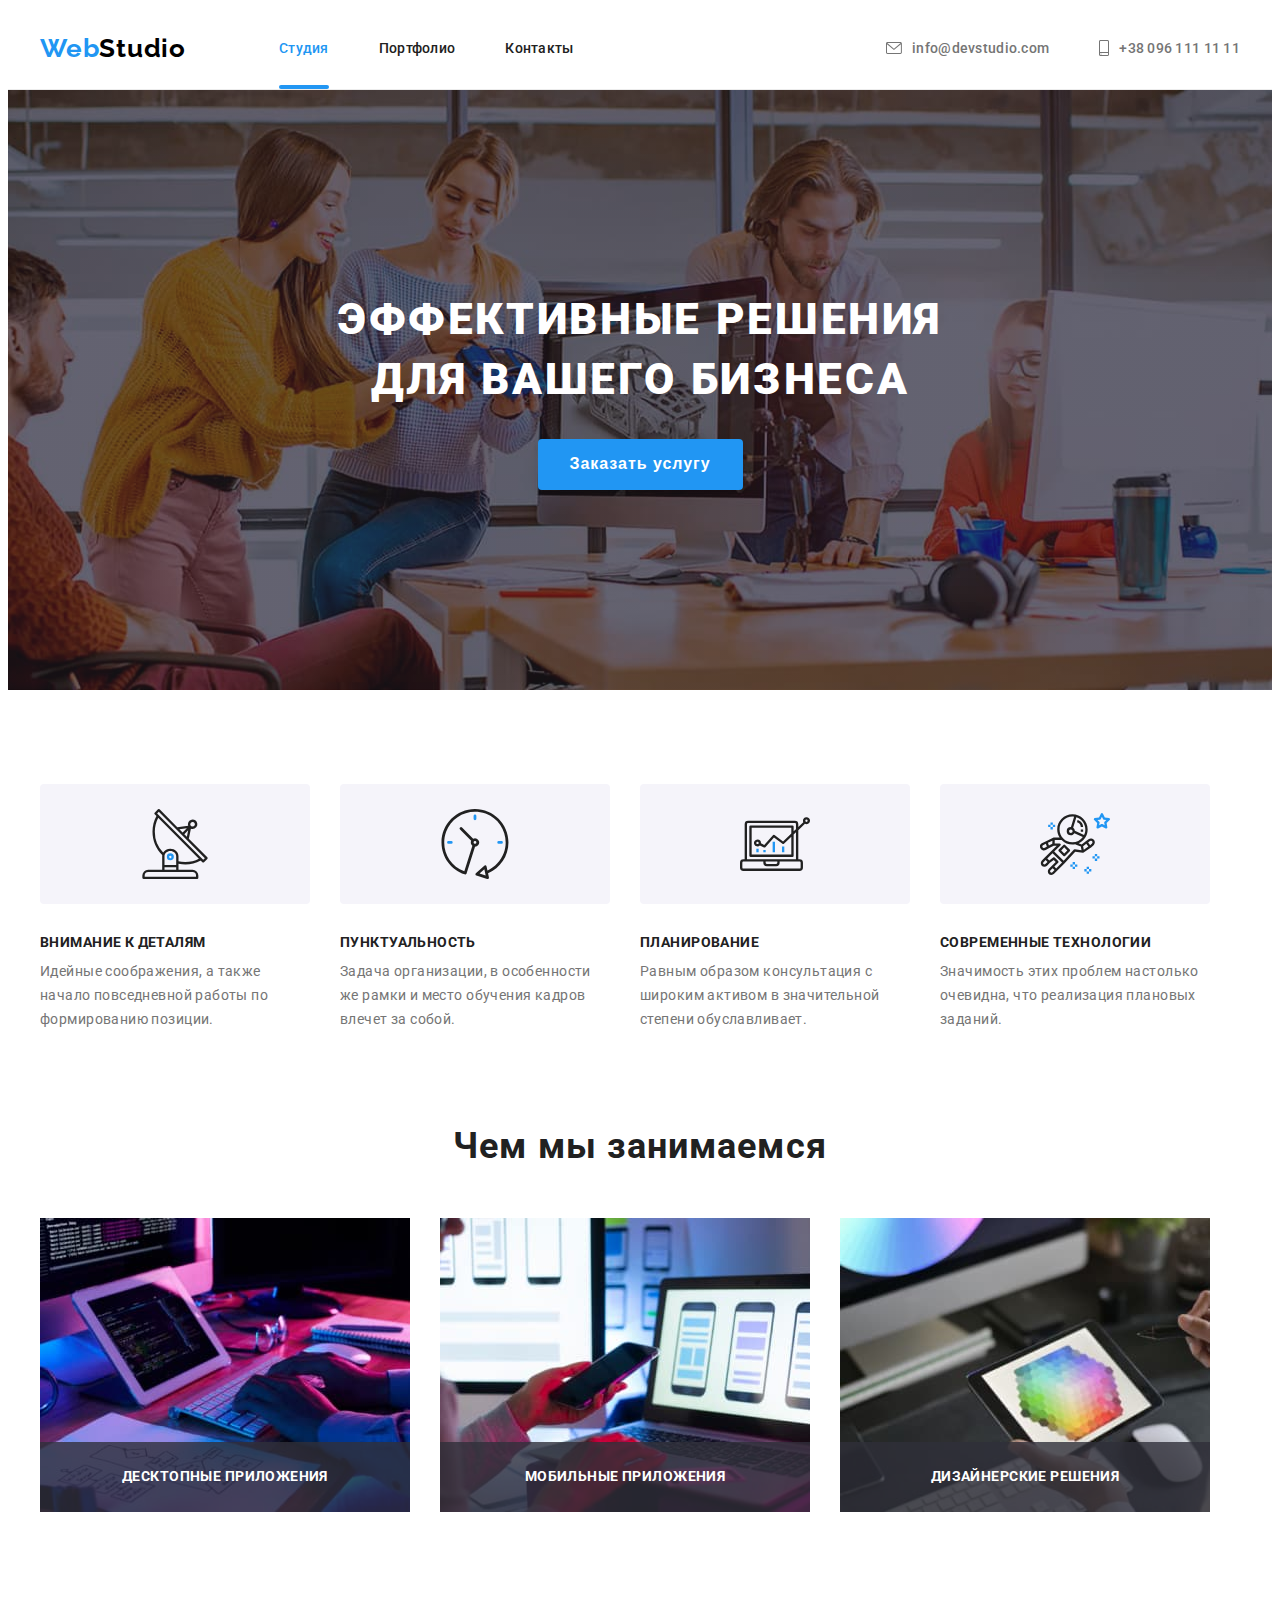
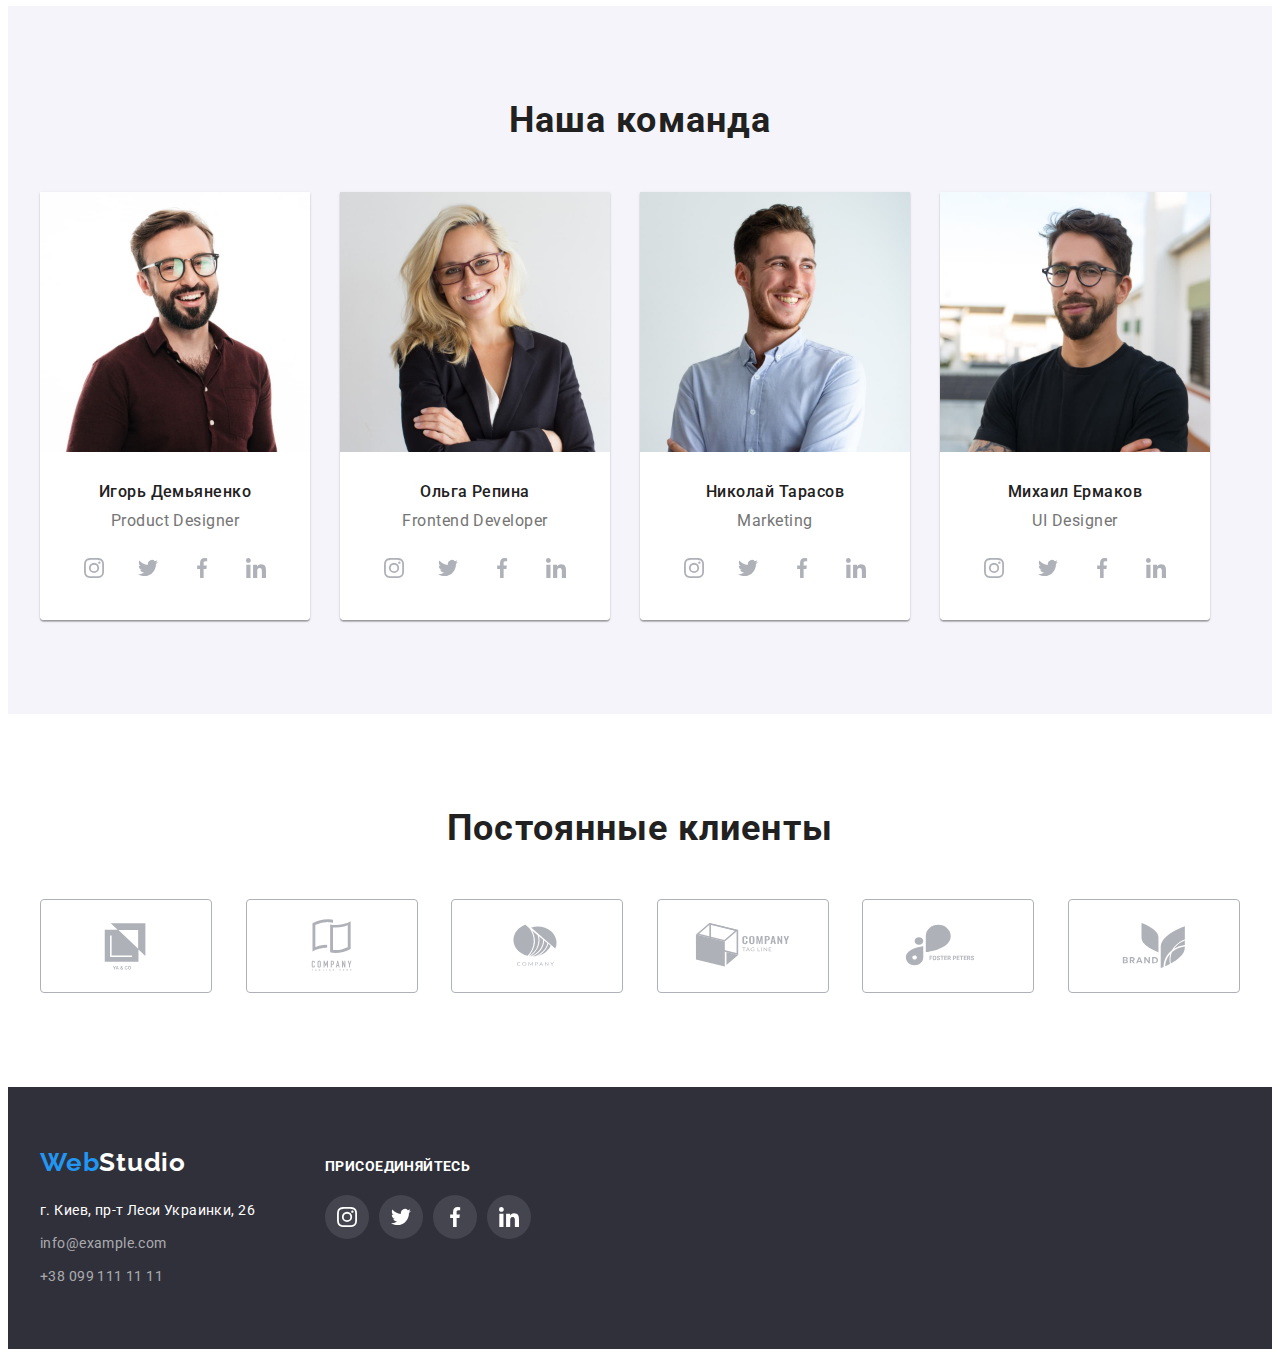
<file: index.html>
<!DOCTYPE html>
<html lang="ru">

<head>
	<meta charset="UTF-8" />
	<meta http-equiv="X-UA-Compatible" content="IE=edge" />
	<meta name="viewport" content="width=device-width, initial-scale=1.0" />
	<title>Студия</title>
	<link rel="preconnect" href="https://fonts.googleapis.com" />
	<link rel="preconnect" href="https://fonts.gstatic.com" crossorigin />
	<link
		href="https://fonts.googleapis.com/css2?family=Raleway:wght@700&family=Roboto:wght@400;500;700;900&display=swap"
		rel="stylesheet" />
	<link rel="stylesheet" href="https://cdnjs.cloudflare.com/ajax/libs/modern-normalize/1.1.0/modern-normalize.min.css"
		integrity="sha512-wpPYUAdjBVSE4KJnH1VR1HeZfpl1ub8YT/NKx4PuQ5NmX2tKuGu6U/JRp5y+Y8XG2tV+wKQpNHVUX03MfMFn9Q=="
		crossorigin="anonymous" referrerpolicy="no-referrer" />
	<link rel="stylesheet" href="./css/styles.css" />
</head>

<body>
	<!-- Хэдэр -->
	<header class="header-section">
		<div class="container">
			<a class="logo-header" lang="en" href="./">
				<span class="web-in-logo">Web</span>Studio
			</a>
			<nav>
				<ul class="main-nav">
					<li class="main-nav-item"><a class="main-nav-link current" href="./index.html">Студия</a></li>
					<li class="main-nav-item"><a class="main-nav-link" href="./portfolio.html">Портфолио</a></li>
					<li class="main-nav-item"><a class="main-nav-link" href="./contacts.html">Контакты</a></li>
				</ul>
			</nav>
			<ul class="contacts-header">
				<li class="contacts-header-item">
					<a href="mailto:info@devstudio.com" class="contacts-header-link"> <svg class="header-icon mail">
							<use href="./images/icons.svg#mail"></use>
						</svg> info@devstudio.com</a>
				</li>
				<li class="contacts-header-item">
					<a href="tel:+380961111111" class="contacts-header-link"> <svg class="header-icon phone">
							<use href="./images/icons.svg#phone"></use>
						</svg>+38 096 111 11 11</a>
				</li>
			</ul>
		</div>
	</header>
	<main>
		<!-- Герой -->
		<section class="hero">
			<div class="container">
				<h1 class="hero-title">Эффективные решения </br> для вашего бизнеса</h1>
				<button class="main-button centered" type="button" data-modal-open>Заказать услугу</button>
			</div>
		</section>
		<!-- Преимущества -->
		<section class="benefits section">
			<div class="container">
				<h2 class="visually-hidden">Наши преимущества</h2>
				<ul class="benefits-list">
					<li class="benefits-list-item">
						<div class="benefits-div">
							<svg class="benefits-icon">
								<use href="./images/icons.svg#antenna"></use>
							</svg>
						</div>
						<h3 class="benefits-title">Внимание к деталям</h3>
						<p class="benefits-text">
							Идейные соображения, а также начало повседневной работы по формированию позиции.
						</p>
					</li>
					<li class="benefits-list-item">
						<div class="benefits-div">
							<svg class="benefits-icon">
								<use href="./images/icons.svg#clock"></use>
							</svg>
						</div>
						<h3 class="benefits-title">Пунктуальность</h3>
						<p class="benefits-text">
							Задача организации, в особенности же рамки и место обучения кадров влечет за собой.
						</p>
					</li>
					<li class="benefits-list-item">
						<div class="benefits-div">
							<svg class="benefits-icon">
								<use href="./images/icons.svg#diagram"></use>
							</svg>
						</div>
						<h3 class="benefits-title">Планирование</h3>
						<p class="benefits-text">
							Равным образом консультация с широким активом в значительной степени обуславливает.
						</p>
					</li>
					<li class="benefits-list-item">
						<div class="benefits-div">
							<svg class="benefits-icon">
								<use href="./images/icons.svg#astronaut"></use>
							</svg>
						</div>
						<h3 class="benefits-title">Современные технологии</h3>
						<p class="benefits-text">Значимость этих проблем настолько очевидна, что реализация плановых
							заданий.</p>
					</li>
				</ul>
			</div>

		</section>
		<!-- Чем мы занимаемся -->
		<section class="what-are-we-doing section">
			<div class="container">
				<h2 class="secondary-title">Чем мы занимаемся</h2>
				<ul class="what-are-we-doing-list">
					<li class="what-are-we-doing-item">
						<img src="./images/what-are-we-doing/what-are-we-doing-1.jpg" alt="Коддинг" width="370"
							height="294" />
						<div class="text-on-picture">Десктопные приложения</div>
					</li>
					<li class="what-are-we-doing-item">
						<img src="./images/what-are-we-doing/what-are-we-doing-2.jpg" alt="Мобильная версия" width="370"
							height="294" />
						<div class="text-on-picture">Мобильные приложения</div>
					</li>
					<li class="what-are-we-doing-item">
						<img src="./images/what-are-we-doing/what-are-we-doing-3.jpg" alt="Разработка дизайна"
							width="370" height="294" />
						<div class="text-on-picture">Дизайнерские решения</div>
					</li>
				</ul>
			</div>

		</section>
		<!-- Наша команда -->
		<section class="our-team section">
			<div class="container">
				<h2 class="secondary-title">Наша команда</h2>
				<ul class="our-team-list">
					<li class="our-team-item">
						<div class="team-card"><img src="./images/our-team/our-team-Igor.jpg" alt="Игорь Демьяненко"
								width="270" height="260" />
							<div class="our-team-div">
								<h3 class="our-team-name">Игорь Демьяненко</h3>
								<p class="our-team-work-position">Product Designer</p>
								<ul class="social-icons-list">
									<li class="social-icons-item">
										<a class="social-icon-link" href="">
											<svg class="social-item">
												<use href="./images/icons.svg#instagram"></use>
											</svg>
										</a>
									</li>
									<li class="social-icons-item">
										<a class="social-icon-link" href="">
											<svg class="social-item">
												<use href="./images/icons.svg#twitter"></use>
											</svg class="">
										</a>
									</li>
									<li class="social-icons-item">
										<a class="social-icon-link" href="">
											<svg class="social-item">
												<use href="./images/icons.svg#facebook"></use>
											</svg>
										</a>
									</li>
									<li class="social-icons-item">
										<a class="social-icon-link" href="">
											<svg class="social-item">
												<use href="./images/icons.svg#linkedin"></use>
											</svg>
										</a>

									</li>
								</ul>
							</div>
						</div>
					</li>
					<li class="our-team-item">
						<div class="team-card"><img src="./images/our-team/our-team-Olga.jpg" alt="Ольга Репина" width="270" height="260" />
							<div class="our-team-div">
								<h3 class="our-team-name">Ольга Репина</h3>
								<p class="our-team-work-position">Frontend Developer</p>
								<ul class="social-icons-list">
									<li class="social-icons-item">
										<a class="social-icon-link" href="">
											<svg class="social-item">
												<use href="./images/icons.svg#instagram"></use>
											</svg>
										</a>
									</li>
									<li class="social-icons-item">
										<a class="social-icon-link" href="">
											<svg class="social-item">
												<use href="./images/icons.svg#twitter"></use>
											</svg class="">
										</a>
									</li>
									<li class="social-icons-item">
										<a class="social-icon-link" href="">
											<svg class="social-item">
												<use href="./images/icons.svg#facebook"></use>
											</svg>
										</a>
									</li>
									<li class="social-icons-item">
										<a class="social-icon-link" href="">
											<svg class="social-item">
												<use href="./images/icons.svg#linkedin"></use>
											</svg>
										</a>
	
									</li>
								</ul>
							</div></div>
					</li>
					<li class="our-team-item">
						<div class="team-card">
							<img src="./images/our-team/our-team-Nikolai.jpg" alt="Николай Тарасов" width="270"
							height="260" />
						<div class="our-team-div">
							<h3 class="our-team-name">Николай Тарасов</h3>
							<p class="our-team-work-position">Marketing</p>
							<ul class="social-icons-list">
								<li class="social-icons-item">
									<a class="social-icon-link" href="">
										<svg class="social-item">
											<use href="./images/icons.svg#instagram"></use>
										</svg>
									</a>
								</li>
								<li class="social-icons-item">
									<a class="social-icon-link" href="">
										<svg class="social-item">
											<use href="./images/icons.svg#twitter"></use>
										</svg class="">
									</a>
								</li>
								<li class="social-icons-item">
									<a class="social-icon-link" href="">
										<svg class="social-item">
											<use href="./images/icons.svg#facebook"></use>
										</svg>
									</a>
								</li>
								<li class="social-icons-item">
									<a class="social-icon-link" href="">
										<svg class="social-item">
											<use href="./images/icons.svg#linkedin"></use>
										</svg>
									</a>
								</li>
							</ul>
						</div>
						</div>
					</li>
					<li class="our-team-item">
						<div class="team-card"><img src="./images/our-team/our-team-Mikhail.jpg" alt="Михаил Ермаков" width="270"
							height="260" />
						<div class="our-team-div">
							<h3 class="our-team-name">Михаил Ермаков</h3>
							<p class="our-team-work-position">UI Designer</p>
							<ul class="social-icons-list">
								<li class="social-icons-item">
									<a class="social-icon-link" href="">
										<svg class="social-item">
											<use href="./images/icons.svg#instagram"></use>
										</svg>
									</a>
								</li>
								<li class="social-icons-item">
									<a class="social-icon-link" href="">
										<svg class="social-item">
											<use href="./images/icons.svg#twitter"></use>
										</svg class="">
									</a>
								</li>
								<li class="social-icons-item">
									<a class="social-icon-link" href="">
										<svg class="social-item">
											<use href="./images/icons.svg#facebook"></use>
										</svg>
									</a>
								</li>
								<li class="social-icons-item">
									<a class="social-icon-link" href="">
										<svg class="social-item">
											<use href="./images/icons.svg#linkedin"></use>
										</svg>
									</a>
								</li>
							</ul>
						</div></div>
					</li>
				</ul>
			</div>
		</section>
		<section class="section">
			
			<div class="container">
				<h2 class="secondary-title">Постоянные клиенты</h2>
				<ul class="client-list">
					<li>
						<a href="" class="client-link">
							<svg class="client-icon">
								<use href="./images/icons.svg#client1"></use>
							</svg></a>
						
					</li>
					<li>
						<a href="" class="client-link">
							<svg class="client-icon">
								<use href="./images/icons.svg#client2"></use>
							</svg></a>
						
					</li>
					<li>
						<a href="" class="client-link">
							<svg class="client-icon">
								<use href="./images/icons.svg#client3"></use>
							</svg></a>
						
					</li>
					<li>
						<a href="" class="client-link">
							<svg class="client-icon">
								<use href="./images/icons.svg#client6"></use>
							</svg></a>
						
					</li>
					<li>
						<a href="" class="client-link">
							<svg class="client-icon">
								<use href="./images/icons.svg#client4"></use>
							</svg></a>
						
					</li>
					<li>
						<a href="" class="client-link">
							<svg class="client-icon">
								<use href="./images/icons.svg#client5"></use>
							</svg></a>
						
					</li>
				</ul>
			</div>
		</section>
		<div class="backdrop is-hidden" data-modal>
			<div class="modal">
				<button class="modal-button" data-modal-close></button>
			</div>
		</div>
	</main>
	<!-- Футер -->
	<footer class="footer-section">
		<div class="container">
			<div class="footer-address-div"><a class="logo-footer" lang="en" href="./">
				<span class="web-in-logo">Web</span>Studio
			</a>
			<address>
				<ul class="address-list">
					<li class="address-list-item">
						<a class="address-footer" href="https://tinyurl.com/2mnkw5w6" target="_blank"
							rel="noopener noreferrer">
							г. Киев, пр-т Леси Украинки, 26
						</a>
					</li>
					<li class="address-list-item"><a class="contacts-footer"
							href="mailto:info@example.com">info@example.com</a></li>
					<li class="address-list-item"><a class="contacts-footer" href="tel:+380991111111">+38 099 111 11
							11</a></li>
				</ul>
			</address></div>
			<div class="invite-div">
				<h2 class="invite-title">Присоединяйтесь</h2>
				<ul class="social-icons-list-footer">
					<li class="social-icons-item-footer">
						<a class="social-icon-link-footer" href="">
							<svg class="social-item-footer">
								<use href="./images/icons.svg#instagram"></use>
							</svg>
						</a>
					</li>
					<li class="social-icons-item-footer">
						<a class="social-icon-link-footer" href="">
							<svg class="social-item-footer">
								<use href="./images/icons.svg#twitter"></use>
							</svg class="">
						</a>
					</li>
					<li class="social-icons-item-footer">
						<a class="social-icon-link-footer" href="">
							<svg class="social-item-footer">
								<use href="./images/icons.svg#facebook"></use>
							</svg>
						</a>
					</li>
					<li class="social-icons-item-footer">
						<a class="social-icon-link-footer" href="">
							<svg class="social-item-footer">
								<use href="./images/icons.svg#linkedin"></use>
							</svg>
						</a>
					</li>
				</ul>
			</div>
			
		</div>
	</footer>
	<script src="./js/modal.js"></script>
</body>

</html>
</file>
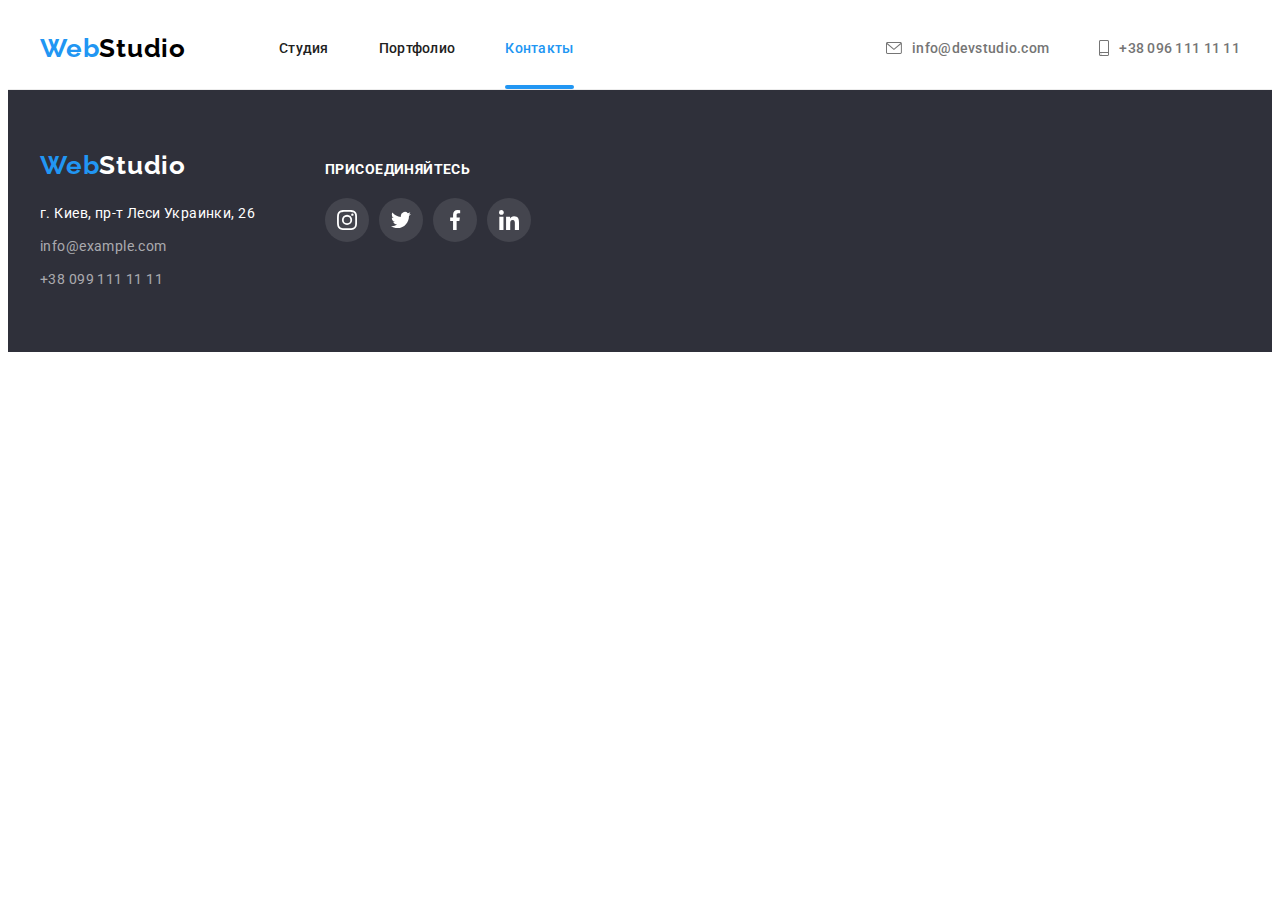
<file: contacts.html>
<!DOCTYPE html>
<html lang="ru">
	<head>
		<meta charset="UTF-8" />
		<meta http-equiv="X-UA-Compatible" content="IE=edge" />
		<meta name="viewport" content="width=device-width, initial-scale=1.0" />
		<title>Контакты</title>
		<link rel="preconnect" href="https://fonts.googleapis.com" />
		<link rel="preconnect" href="https://fonts.gstatic.com" crossorigin />
		<link
			href="https://fonts.googleapis.com/css2?family=Raleway:wght@700&family=Roboto:wght@400;500;700;900&display=swap"
			rel="stylesheet"
		/>
		<link
			rel="stylesheet"
			href="https://cdnjs.cloudflare.com/ajax/libs/modern-normalize/1.1.0/modern-normalize.min.css"
			integrity="sha512-wpPYUAdjBVSE4KJnH1VR1HeZfpl1ub8YT/NKx4PuQ5NmX2tKuGu6U/JRp5y+Y8XG2tV+wKQpNHVUX03MfMFn9Q=="
			crossorigin="anonymous"
			referrerpolicy="no-referrer"
		/>
		<link rel="stylesheet" href="./css/styles.css" />
	</head>
	<body>
		<!-- Хэдэр -->
		<header class="header-section">
			<div class="container">
				<a class="logo-header" lang="en" href="./">
					<span class="web-in-logo">Web</span>Studio
				</a>
				<nav>
					<ul class="main-nav">
						<li class="main-nav-item"><a class="main-nav-link" href="./index.html">Студия</a></li>
						<li class="main-nav-item"><a class="main-nav-link" href="./portfolio.html">Портфолио</a></li>
						<li class="main-nav-item"><a class="main-nav-link current" href="./contacts.html">Контакты</a></li>
					</ul>
				</nav>
				<ul class="contacts-header">
					<li class="contacts-header-item">
						<a href="mailto:info@devstudio.com" class="contacts-header-link"> <svg class="header-icon mail">
								<use href="./images/icons.svg#mail"></use>
							</svg> info@devstudio.com</a>
					</li>
					<li class="contacts-header-item">
						<a href="tel:+380961111111" class="contacts-header-link"> <svg class="header-icon phone">
								<use href="./images/icons.svg#phone"></use>
							</svg>+38 096 111 11 11</a>
					</li>
				</ul>
			</div>
		</header>
		<main></main>
		<!-- Футер -->
		<footer class="footer-section">
			<div class="container">
				<div class="footer-address-div"><a class="logo-footer" lang="en" href="./">
					<span class="web-in-logo">Web</span>Studio
				</a>
				<address>
					<ul class="address-list">
						<li class="address-list-item">
							<a class="address-footer" href="https://tinyurl.com/2mnkw5w6" target="_blank"
								rel="noopener noreferrer">
								г. Киев, пр-т Леси Украинки, 26
							</a>
						</li>
						<li class="address-list-item"><a class="contacts-footer"
								href="mailto:info@example.com">info@example.com</a></li>
						<li class="address-list-item"><a class="contacts-footer" href="tel:+380991111111">+38 099 111 11
								11</a></li>
					</ul>
				</address></div>
				<div class="invite-div">
					<h2 class="invite-title">Присоединяйтесь</h2>
					<ul class="social-icons-list-footer">
						<li class="social-icons-item-footer">
							<a class="social-icon-link-footer" href="">
								<svg class="social-item-footer">
									<use href="./images/icons.svg#instagram"></use>
								</svg>
							</a>
						</li>
						<li class="social-icons-item-footer">
							<a class="social-icon-link-footer" href="">
								<svg class="social-item-footer">
									<use href="./images/icons.svg#twitter"></use>
								</svg class="">
							</a>
						</li>
						<li class="social-icons-item-footer">
							<a class="social-icon-link-footer" href="">
								<svg class="social-item-footer">
									<use href="./images/icons.svg#facebook"></use>
								</svg>
							</a>
						</li>
						<li class="social-icons-item-footer">
							<a class="social-icon-link-footer" href="">
								<svg class="social-item-footer">
									<use href="./images/icons.svg#linkedin"></use>
								</svg>
							</a>
						</li>
					</ul>
				</div>
				
			</div>
		</footer>
	</body>
</html>
</file>
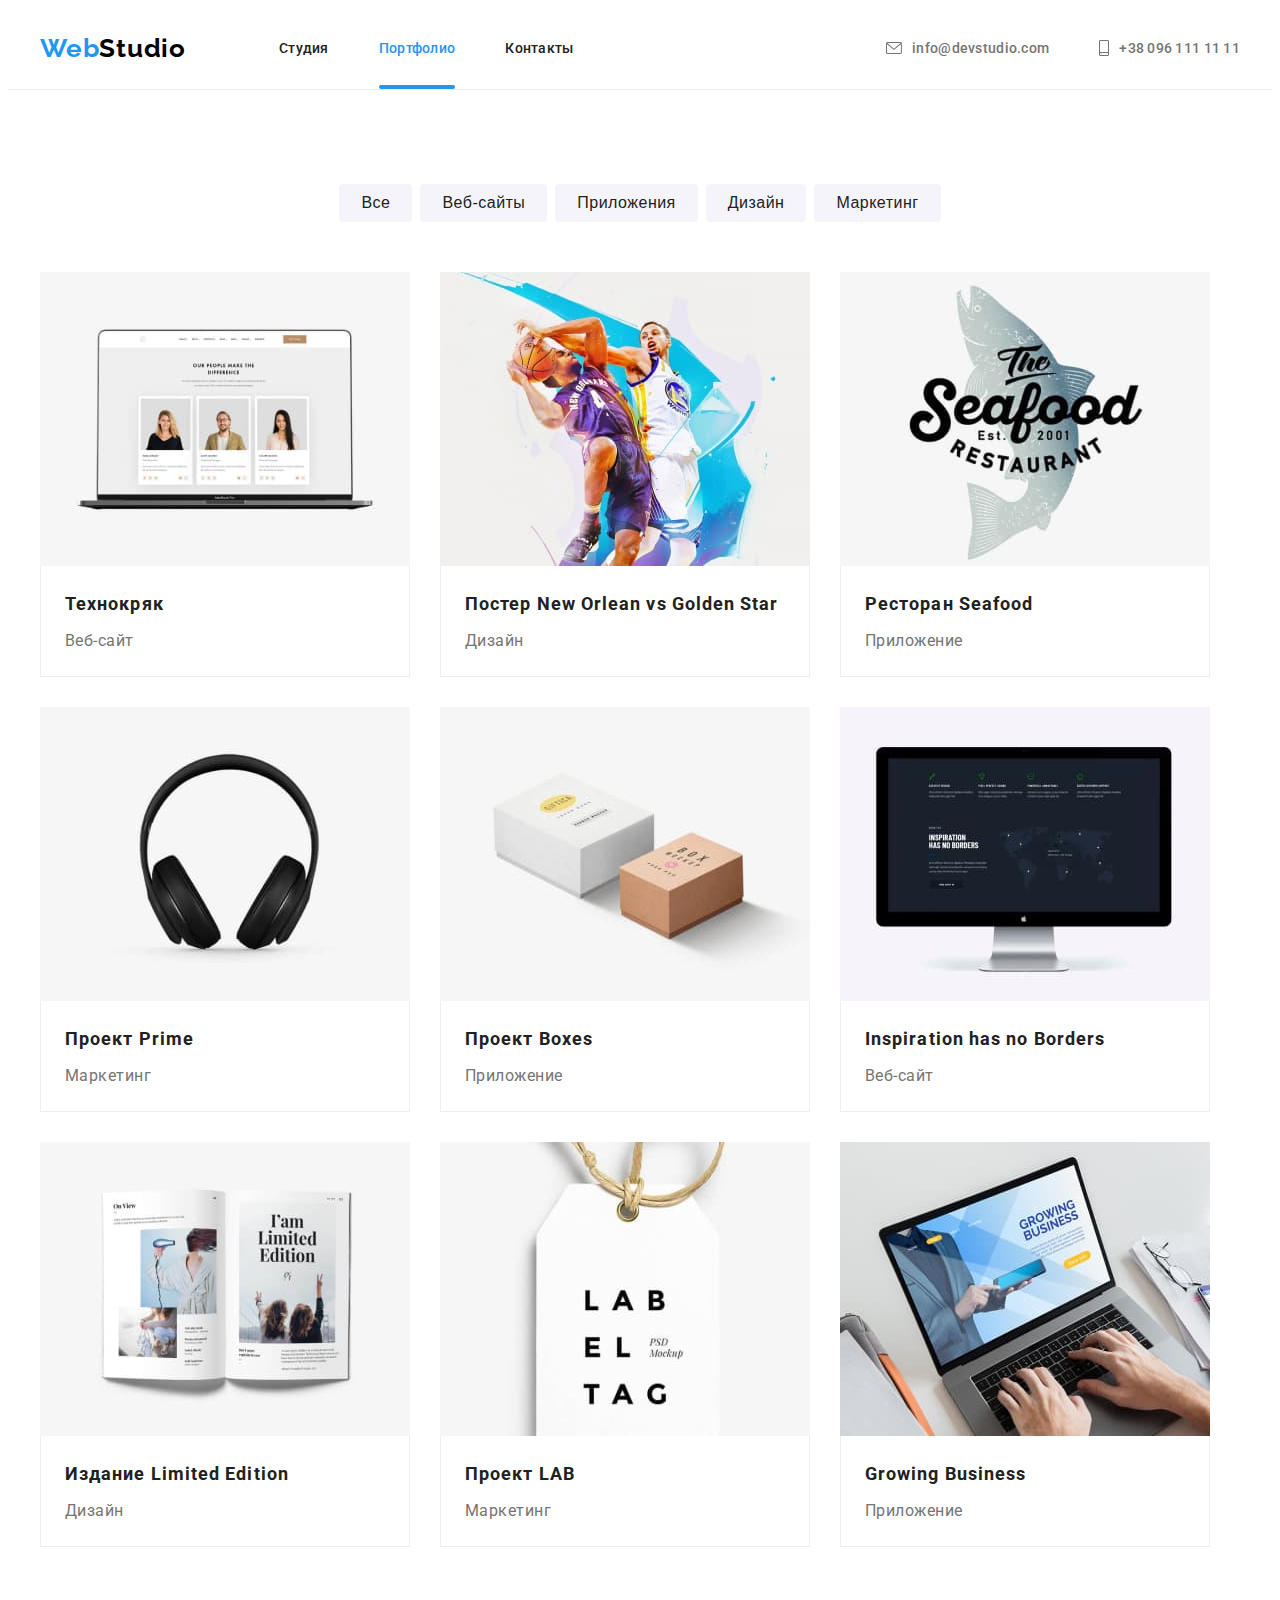
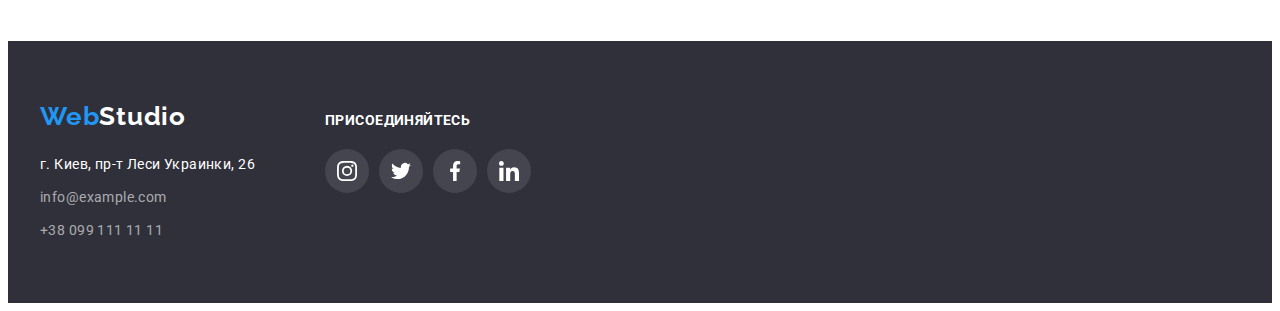
<file: portfolio.html>
<!DOCTYPE html>
<html lang="ru">
	<head>
		<meta charset="UTF-8" />
		<meta http-equiv="X-UA-Compatible" content="IE=edge" />
		<meta name="viewport" content="width=device-width, initial-scale=1.0" />
		<title>Портфолио</title>
		<link rel="preconnect" href="https://fonts.googleapis.com" />
		<link rel="preconnect" href="https://fonts.gstatic.com" crossorigin />
		<link
			href="https://fonts.googleapis.com/css2?family=Raleway:wght@700&family=Roboto:wght@400;500;700;900&display=swap"
			rel="stylesheet"
		/>
		<link
			rel="stylesheet"
			href="https://cdnjs.cloudflare.com/ajax/libs/modern-normalize/1.1.0/modern-normalize.min.css"
			integrity="sha512-wpPYUAdjBVSE4KJnH1VR1HeZfpl1ub8YT/NKx4PuQ5NmX2tKuGu6U/JRp5y+Y8XG2tV+wKQpNHVUX03MfMFn9Q=="
			crossorigin="anonymous"
			referrerpolicy="no-referrer"
		/>
		<link rel="stylesheet" href="./css/styles.css" />
	</head>
	<body>
		<!-- Хэдэр -->
		<header class="header-section">
			<div class="container">
				<a class="logo-header" lang="en" href="./">
					<span class="web-in-logo">Web</span>Studio
				</a>
				<nav>
					<ul class="main-nav">
						<li class="main-nav-item"><a class="main-nav-link" href="./index.html">Студия</a></li>
						<li class="main-nav-item"><a class="main-nav-link current" href="./portfolio.html">Портфолио</a></li>
						<li class="main-nav-item"><a class="main-nav-link" href="./contacts.html">Контакты</a></li>
					</ul>
				</nav>
				<ul class="contacts-header">
					<li class="contacts-header-item">
						<a href="mailto:info@devstudio.com" class="contacts-header-link"> <svg class="header-icon mail">
								<use href="./images/icons.svg#mail"></use>
							</svg> info@devstudio.com</a>
					</li>
					<li class="contacts-header-item">
						<a href="tel:+380961111111" class="contacts-header-link"> <svg class="header-icon phone">
								<use href="./images/icons.svg#phone"></use>
							</svg>+38 096 111 11 11</a>
					</li>
				</ul>
			</div>
		</header>
		<main>
			<section class="section">
				<div class="container">
					<h1 class="visually-hidden">Наши проекты</h1>
					<ul class="sorting-list">
						<li class="sorting-list-item"><button class="sort-button" type="button">Все</button></li>
						<li class="sorting-list-item"><button class="sort-button" type="button">Веб-сайты</button></li>
						<li class="sorting-list-item"><button class="sort-button" type="button">Приложения</button></li>
						<li class="sorting-list-item"><button class="sort-button" type="button">Дизайн</button></li>
						<li class="sorting-list-item"><button class="sort-button" type="button">Маркетинг</button></li>
					</ul>
					<ul class="portfolio-list">
						<li class="portfolio-list-item">
							<a href="" class="projects-item">
								<div class="portfolio-thumb">
									<img
									class="portfolio-img"
									src="./images/portfolio/portfolio1.jpg"
									alt="Технокряк"
									width="370"
									height="294"
								/>
								<div class="overlay-text">Ресурс предлагает комплексные предложения с разным уровнем функционала и сервисов. Все это позволит посетителю получить исчерпывающие сведения о компании или частном лице.</div>
								</div>
								<div class="project-info">
									<h2 class="project-name">Технокряк</h2>
									<p class="sort-item">Веб-сайт</p>
								</div>
							</a>
						</li>
						<li class="portfolio-list-item">
							<a href="" class="projects-item">
								<div class="portfolio-thumb">
									<img
									class="portfolio-img"
									src="./images/portfolio/portfolio2.jpg"
									alt="Постер"
									width="370"
									height="294"
								/>
								<div class="overlay-text">Ресурс предлагает комплексные предложения с разным уровнем функционала и сервисов. Все это позволит посетителю получить исчерпывающие сведения о компании или частном лице.</div>
								</div>
								<div class="project-info">
									<h2 class="project-name">Постер New Orlean vs Golden Star</h2>
									<p class="sort-item">Дизайн</p>
								</div>
							</a>
						</li>
						<li class="portfolio-list-item">
							<a href="" class="projects-item">
								<div class="portfolio-thumb">
									<img
									class="portfolio-img"
									src="./images/portfolio/portfolio3.jpg"
									alt="Ресторан"
									width="370"
									height="294"
								/>
								<div class="overlay-text">Ресурс предлагает комплексные предложения с разным уровнем функционала и сервисов. Все это позволит посетителю получить исчерпывающие сведения о компании или частном лице.</div>
								</div>
								<div class="project-info">
									<h2 class="project-name">Ресторан Seafood</h2>
									<p class="sort-item">Приложение</p>
								</div>
							</a>
						</li>
						<li class="portfolio-list-item">
							<a href="" class="projects-item">
								<div class="portfolio-thumb">
									<img
									class="portfolio-img"
									src="./images/portfolio/portfolio4.jpg"
									alt="Прайм"
									width="370"
									height="294"
								/>
								<div class="overlay-text">Ресурс предлагает комплексные предложения с разным уровнем функционала и сервисов. Все это позволит посетителю получить исчерпывающие сведения о компании или частном лице.</div>
								</div>
								<div class="project-info">
									<h2 class="project-name">Проект Prime</h2>
									<p class="sort-item">Маркетинг</p>
								</div>
							</a>
						</li>
						<li class="portfolio-list-item">
							<a href="" class="projects-item">
								<div class="portfolio-thumb">
									<img
									class="portfolio-img"
									src="./images/portfolio/portfolio5.jpg"
									alt="Боксы"
									width="370"
									height="294"
								/>
								<div class="overlay-text">Ресурс предлагает комплексные предложения с разным уровнем функционала и сервисов. Все это позволит посетителю получить исчерпывающие сведения о компании или частном лице.</div>
								</div>
								<div class="project-info">
									<h2 class="project-name">Проект Boxes</h2>
									<p class="sort-item">Приложение</p>
								</div>
							</a>
						</li>
						<li class="portfolio-list-item">
							<a href="" class="projects-item">
								<div class="portfolio-thumb">
									<img
									class="portfolio-img"
									src="./images/portfolio/portfolio6.jpg"
									alt="Технокряк"
									width="370"
									height="294"
								/>
								<div class="overlay-text">Ресурс предлагает комплексные предложения с разным уровнем функционала и сервисов. Все это позволит посетителю получить исчерпывающие сведения о компании или частном лице.</div>
								</div>
								<div class="project-info">
									<h2 class="project-name">Inspiration has no Borders</h2>
									<p class="sort-item">Веб-сайт</p>
								</div>
							</a>
						</li>
						<li class="portfolio-list-item">
							<a href="" class="projects-item">
								<div class="portfolio-thumb">
									<img
									class="portfolio-img"
									src="./images/portfolio/portfolio7.jpg"
									alt="Технокряк"
									width="370"
									height="294"
								/>
								<div class="overlay-text">Ресурс предлагает комплексные предложения с разным уровнем функционала и сервисов. Все это позволит посетителю получить исчерпывающие сведения о компании или частном лице.</div>
								</div>
								<div class="project-info">
									<h2 class="project-name">Издание Limited Edition</h2>
									<p class="sort-item">Дизайн</p>
								</div>
							</a>
						</li>
						<li class="portfolio-list-item">
							<a href="" class="projects-item">
								<div class="portfolio-thumb">
									<img
									class="portfolio-img"
									src="./images/portfolio/portfolio8.jpg"
									alt="Технокряк"
									width="370"
									height="294"
								/>
								<div class="overlay-text">Ресурс предлагает комплексные предложения с разным уровнем функционала и сервисов. Все это позволит посетителю получить исчерпывающие сведения о компании или частном лице.</div>
								</div>
								<div class="project-info">
									<h2 class="project-name">Проект LAB</h2>
									<p class="sort-item">Маркетинг</p>
								</div>
							</a>
						</li>
						<li class="portfolio-list-item">
							<a href="" class="projects-item">
								<div class="portfolio-thumb">
									<img
									class="portfolio-img"
									src="./images/portfolio/portfolio9.jpg"
									alt="Технокряк"
									width="370"
									height="294"
								/>
								<div class="overlay-text">Ресурс предлагает комплексные предложения с разным уровнем функционала и сервисов. Все это позволит посетителю получить исчерпывающие сведения о компании или частном лице.</div>
								</div>
								<div class="project-info">
									<h2 class="project-name">Growing Business</h2>
									<p class="sort-item">Приложение</p>
								</div>
							</a>
						</li>
					</ul>
				</div>
			</section>
		</main>
		<!-- Футер -->
		<footer class="footer-section">
			<div class="container">
				<div class="footer-address-div"><a class="logo-footer" lang="en" href="./">
					<span class="web-in-logo">Web</span>Studio
				</a>
				<address>
					<ul class="address-list">
						<li class="address-list-item">
							<a class="address-footer" href="https://tinyurl.com/2mnkw5w6" target="_blank"
								rel="noopener noreferrer">
								г. Киев, пр-т Леси Украинки, 26
							</a>
						</li>
						<li class="address-list-item"><a class="contacts-footer"
								href="mailto:info@example.com">info@example.com</a></li>
						<li class="address-list-item"><a class="contacts-footer" href="tel:+380991111111">+38 099 111 11
								11</a></li>
					</ul>
				</address></div>
				<div class="invite-div">
					<h2 class="invite-title">Присоединяйтесь</h2>
					<ul class="social-icons-list-footer">
						<li class="social-icons-item-footer">
							<a class="social-icon-link-footer" href="">
								<svg class="social-item-footer">
									<use href="./images/icons.svg#instagram"></use>
								</svg>
							</a>
						</li>
						<li class="social-icons-item-footer">
							<a class="social-icon-link-footer" href="">
								<svg class="social-item-footer">
									<use href="./images/icons.svg#twitter"></use>
								</svg class="">
							</a>
						</li>
						<li class="social-icons-item-footer">
							<a class="social-icon-link-footer" href="">
								<svg class="social-item-footer">
									<use href="./images/icons.svg#facebook"></use>
								</svg>
							</a>
						</li>
						<li class="social-icons-item-footer">
							<a class="social-icon-link-footer" href="">
								<svg class="social-item-footer">
									<use href="./images/icons.svg#linkedin"></use>
								</svg>
							</a>
						</li>
					</ul>
				</div>
				
			</div>
		</footer>
	</body>
</html>
</file>
<file: css/styles.css>
:root {
	--accent-color: #2196f3;
	--primary-black: #212121;
	--primary-grey: #757575;
	--white: #ffffff;
	--background-black: #2f303a;
	--background-grey: #f5f4fa;
	--main-cubic: cubic-bezier(0.4, 0, 0.2, 1);
}
body {
	font-family: roboto, sans-serif;
	color: var(--primary-grey);
	font-size: 14px;
	line-height: 1.71;
	letter-spacing: 0.03em;
}
ul,
h1,
h2,
h3,
h4,
h5,
h6,
p {
	margin-top: 0;
	margin-bottom: 0;
	padding-inline-start: 0;
}
img {
	display: block;
	max-width: 100%;
}
.centered {
	margin-left: auto;
	margin-right: auto;
}
.main-nav-link.current {
	color: var(--accent-color);
}
.container {
	width: 1200px;
	margin-left: auto;
	margin-right: auto;
	padding-left: 15px;
	padding-right: 15px;
}
.header-section > .container {
	background-color: var(--white);
	display: flex;
	align-items: center;
}
.header-section {
	border-bottom: 1px solid #ececec;
}
.logo-header {
	font-family: raleway, sans-serif;
	font-weight: 700;
	font-size: 26px;
	line-height: 1.2;
	letter-spacing: 0.03em;
	color: #000000;
	text-decoration: none;
	margin-right: 93px;
}
.main-nav {
	display: flex;
}
.main-nav-item:not(:first-child),
.contacts-header-item:not(:first-child) {
	margin-left: 50px;
}
.contacts-header {
	display: flex;
	margin-left: auto;
}
.web-in-logo {
	color: var(--accent-color);
}
.section {
	padding-top: 94px;
	padding-bottom: 94px;
}
.main-nav,
.contacts-header,
.benefits-list,
.what-are-we-doing-list,
.our-team-list,
.address-list,
.sorting-list,
.portfolio-list {
	list-style-type: none;
}
.contacts-header-link,
.main-nav-link {
	font-weight: 500;
	line-height: 1.2;
	letter-spacing: 0.02em;
	text-decoration: none;
}
.contacts-header-link {
	color: var(--primary-grey);
	transition: color 250ms var(--main-cubic);
}
.main-nav-link {
	color: var(--primary-black);
	display: block;
	padding-top: 32px;
	padding-bottom: 32px;
	transition: color 250ms var(--main-cubic);
}
.main-nav-link:hover,
.main-nav-link:focus,
.contacts-header-link:hover,
.contacts-header-link:focus {
	color: var(--accent-color);
}
.header-icon {
	fill: currentColor;
	margin-right: 10px;
	transition: fill 250ms var(--main-cubic);
}
.header-icon:hover,
.header-icon:focus {
	fill: var(--accent-color);
}
.hero {
	padding-top: 200px;
	padding-bottom: 200px;

	background-image: linear-gradient(to right, rgba(47, 40, 50, 0.4), rgba(47, 40, 50, 0.4)), url(../images/bcg-img.jpg);
	background-repeat: no-repeat;
	background-size: cover;
	background-position: center;
	max-width: 1600px;
	margin-left: auto;
	margin-right: auto;
}
.hero-title {
	font-weight: 900;
	font-size: 44px;
	line-height: 1.36;
	text-transform: uppercase;
	text-align: center;
	letter-spacing: 0.06em;
	color: var(--white);

	margin-bottom: 30px;
}
.hero.section {
	padding-top: 200px;
	padding-bottom: 200px;
}
.main-button {
	font-weight: 700;
	font-size: 16px;
	line-height: 1.88;
	display: flex;
	align-items: center;
	text-align: center;
	letter-spacing: 0.06em;
	color: var(--white);
	border: none;
	padding: 10px 32px;
	box-shadow: 0px 4px 4px rgba(0, 0, 0, 0.15);
	border-radius: 4px;

	cursor: pointer;

	background-color: var(--accent-color);
}
.visually-hidden {
	position: absolute;
	width: 1px;
	height: 1px;
	margin: -1px;
	border: 0;
	padding: 0;
	white-space: nowrap;
	clip-path: inset(100%);
	clip: rect(0 0 0 0);
	overflow: hidden;
}
.benefits-list {
	display: flex;
}
.benefits-list-item {
	max-width: 270px;
}
.benefits-list-item:not(:first-child) {
	margin-left: 30px;
}
.benefits,
.what-are-we-doing {
	background-color: var(--white);
}
.benefits-title {
	font-size: 14px;
	line-height: 1.2;
	text-transform: uppercase;
	color: var(--primary-black);
	margin-bottom: 10px;
}
.what-are-we-doing-list {
	display: flex;
}
.what-are-we-doing-item:not(:first-child) {
	margin-left: 30px;
}
.what-are-we-doing-item {
	position: relative;
}
.secondary-title {
	font-size: 36px;
	line-height: 1.16;
	text-align: center;
	letter-spacing: 0.03em;
	color: var(--primary-black);

	margin-bottom: 50px;
}
.what-are-we-doing {
	padding-top: 0;
}
.our-team {
	background-color: var(--background-grey);
}
.our-team-list {
	display: flex;
}
.our-team-item:not(:first-child) {
	margin-left: 30px;
}

.our-team-name {
	font-weight: 500;
	color: var(--primary-black);
	margin-bottom: 10px;
}
.our-team-work-position {
	color: var(--primary-grey);
	margin-bottom: 16px;
}
.our-team-div {
	padding-top: 30px;
	padding-bottom: 30px;
	background-color: var(--white);
	border-radius: 0px 0px 4px 4px;
}
.our-team-work-position,
.our-team-name {
	font-size: 16px;
	line-height: 1.19;
	text-align: center;
	letter-spacing: 0.03em;
}
.footer-section {
	background-color: var(--background-black);
	padding-top: 60px;
	padding-bottom: 60px;
}
.logo-footer {
	font-family: raleway, sans-serif;
	font-weight: 700;
	font-size: 26px;
	line-height: 1.19;
	letter-spacing: 0.03em;
	color: var(--white);
	text-decoration: none;
	margin-bottom: 30px;
}

.address-footer {
	text-decoration: none;
	color: var(--white);
	font-style: normal;
	transition: color 250ms var(--main-cubic);
}
.contacts-footer {
	text-decoration: none;
	color: rgba(255, 255, 255, 0.6);
	font-style: normal;
	transition: color 250ms var(--main-cubic);
}
.address-list-item:not(:first-child) {
	margin-top: 9px;
}
.address-list {
	margin-top: 20px;
}
.address-footer:hover,
.address-footer:focus,
.contacts-footer:hover,
.contacts-footer:focus {
	color: var(--accent-color);
}
/* Portfolio  */
.sort-button {
	font-weight: 500;
	font-size: 16px;
	line-height: 1.62;
	text-align: center;
	letter-spacing: 0.03em;
	color: var(--primary-black);
	border-radius: 4px;
	border: none;
	padding: 6px 22px;

	background-color: var(--background-grey);
	transition: color 250ms var(--main-cubic), background-color 250ms var(--main-cubic),
		box-shadow 250ms var(--main-cubic);

	cursor: pointer;
}
.sorting-list {
	display: flex;
	justify-content: center;
	margin-bottom: 50px;
}
.sorting-list-item:not(:first-child) {
	margin-left: 8px;
}
.sort-button:hover,
.sort-button:focus {
	color: var(--white);
	background-color: var(--accent-color);
	box-shadow: 0px 3px 1px rgba(0, 0, 0, 0.1), 0px 1px 2px rgba(0, 0, 0, 0.08), 0px 2px 2px rgba(0, 0, 0, 0.12);
}
.portfolio-list {
	display: flex;
	flex-wrap: wrap;
	margin-left: -30px;
	margin-top: -30px;
}
.portfolio-list-item {
	margin-left: 30px;
	margin-top: 30px;
}
.project-name {
	font-size: 18px;
	line-height: 2;
	letter-spacing: 0.06em;
	color: var(--primary-black);
	margin-bottom: 4px;
}
.sort-item {
	font-size: 16px;
	line-height: 1.88;
	letter-spacing: 0.03em;
	color: var(--primary-grey);
}
.projects-item {
	text-decoration: none;
	transition: box-shadow 250ms var(--main-cubic);
}
.projects-item:hover,
.projects-item:focus {
	display: block;
	box-shadow: 0px 1px 1px rgba(0, 0, 0, 0.12), 0px 4px 4px rgba(0, 0, 0, 0.06), 1px 4px 6px rgba(0, 0, 0, 0.16);
}
.project-info {
	padding-top: 20px;
	padding-bottom: 20px;
	padding-left: 24px;
	padding-right: 24px;
	border-bottom: 1px solid #eeeeee;
	border-left: 1px solid #eeeeee;
	border-right: 1px solid #eeeeee;
}
.contacts-header-link {
	display: flex;
	align-items: center;
}
.header-icon.mail {
	width: 16px;
	height: 12px;
}
.header-icon.phone {
	width: 10px;
	height: 16px;
}
.benefits-icon {
	width: 70px;
	height: 70px;
}
.benefits-div {
	display: flex;
	align-items: center;
	justify-content: center;
	background-color: var(--background-grey);
	height: 120px;
	border-radius: 4px;
	margin-bottom: 30px;
}
.social-icons-list {
	list-style: none;
	display: flex;
	justify-content: center;
	align-content: center;
}

.social-item {
	width: 20px;
	height: 20px;
}
.social-icon-link {
	display: flex;
	justify-content: center;
	align-items: center;
	width: 44px;
	height: 44px;
	border-radius: 50%;
	fill: #afb1b8;
	transition: color 250ms var(--main-cubic), background-color 250ms var(--main-cubic);
}
.social-icon-link:hover,
.social-icon-link:focus {
	background-color: var(--accent-color);
	fill: #fff;
}
.social-icons-item:not(:last-child) {
	margin-right: 10px;
}
.team-card {
	box-shadow: 0px 1px 3px rgba(0, 0, 0, 0.12), 0px 1px 1px rgba(0, 0, 0, 0.14), 0px 2px 1px rgba(0, 0, 0, 0.2);
	border-radius: 0px 0px 4px 4px;
}
.client-list {
	display: flex;
	justify-content: space-between;
	list-style: none;
}
.client-link {
	display: flex;
	justify-content: center;
	align-items: center;
	width: 170px;
	height: 92px;
	border: 1px solid #afb1b8;
	border-radius: 4px;
	fill: #afb1b8;
	transition: fill 250ms var(--main-cubic), border 250ms var(--main-cubic);
}
.client-link:hover,
.client-link:focus {
	fill: var(--accent-color);
	border: 1px solid var(--accent-color);
}
.client-icon {
	width: 106px;
	height: 60px;
}
.invite-title {
	text-transform: uppercase;
	color: #ffffff;
	font-size: 14px;
	line-height: 1.14;
	letter-spacing: 0.03em;
}
.footer-section > .container {
	display: flex;
	align-items: baseline;
}
.invite-div {
	margin-left: 70px;
}
.social-icons-list-footer {
	display: flex;
	list-style: none;
	justify-content: center;
	align-content: center;
	margin-top: 20px;
}
.social-item-footer {
	width: 20px;
	height: 20px;
}
.social-icon-link-footer {
	display: flex;
	justify-content: center;
	align-items: center;
	width: 44px;
	height: 44px;
	border-radius: 50%;
	fill: var(--white);
	background-color: rgba(255, 255, 255, 0.1);
	transition: background-color 250ms var(--main-cubic);
}
.social-icon-link-footer:hover,
.social-icon-link-footer:focus {
	background-color: var(--accent-color);
}
.social-icons-item-footer:not(:last-child) {
	margin-right: 10px;
}
.social-icons-item-footer {
	display: flex;
}
.current::after {
	content: "";
	display: inline-block;
	position: absolute;
	bottom: 0;
	left: 0;
	background-color: var(--accent-color);
	height: 4px;
	width: 100%;
	border-radius: 2px;
}
.current {
	position: relative;
}
.text-on-picture {
	position: absolute;
	bottom: 0;
	display: flex;
	justify-content: center;
	align-items: center;
	color: var(--white);
	font-weight: 700;
	font-size: 14px;
	line-height: 1.14px;
	letter-spacing: 0.03em;
	text-transform: uppercase;
	background-color: rgba(47, 48, 58, 0.8);
	width: 100%;
	height: 70px;
}
.overlay-text {
	position: absolute;
	transform: translate(0);
	width: 370px;
	padding: 63px 24px;
	background-color: rgba(33, 150, 243, 0.9);
	font-size: 18px;
	line-height: 28px;
	letter-spacing: 0.03em;
	color: var(--white);
	transition: transform 250ms var(--main-cubic);
}
.portfolio-thumb {
	position: relative;
	width: 370px;
	height: 294px;
	overflow: hidden;
}
.projects-item:hover .overlay-text,
.projects-item:focus .overlay-text {
	transform: translateY(-100%);
}
.backdrop {
	position: fixed;
	top: 0;
	left: 0;
	width: 100%;
	height: 100%;
	background-color: rgba(0, 0, 0, 0.2);
	opacity: 1;
	transform: scale(1.1);
	transition: transform 250ms var(--main-cubic);
}
.modal {
	position: absolute;
	top: 50%;
	left: 50%;
	transform: translateY(-50%) translateX(-50%);
	background-color: var(--white);
	min-height: 581px;
	min-width: 528px;
	box-shadow: 0px 1px 3px rgba(0, 0, 0, 0.12), 0px 1px 1px rgba(0, 0, 0, 0.14), 0px 2px 1px rgba(0, 0, 0, 0.2);
	border-radius: 4px;
}
.backdrop.is-hidden {
	pointer-events: none;
	visibility: hidden;
	opacity: 0;
	transform: scale(1);
}
.modal-button {
	position: absolute;
	top: 8px;
	right: 8px;
	width: 30px;
	height: 30px;
	border-radius: 50%;
	border: 1px solid rgba(0, 0, 0, 0.1);
	background-image: url(../images/close.svg);
	background-repeat: no-repeat;
	background-position: center;
}
</file>
